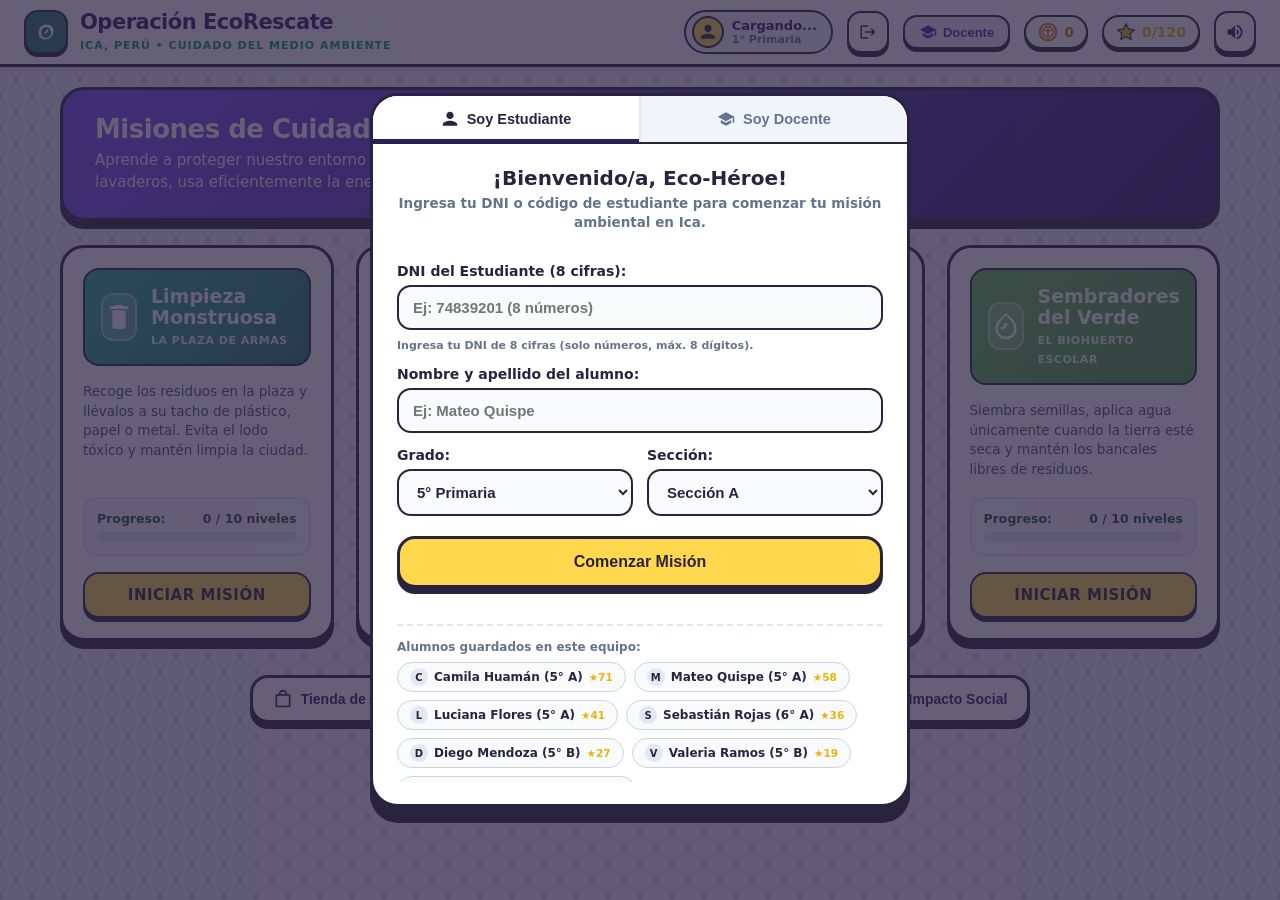
<file: index.html>
<!DOCTYPE html>
<html lang="es">
<head>
    <meta charset="UTF-8">
    <meta name="viewport" content="width=device-width, initial-scale=1.0">
    <title>Operación EcoRescate - Ica, Perú</title>
    <meta http-equiv="refresh" content="0; url=web/">
    <script>
        window.location.replace('web/' + window.location.hash);
    </script>
    <style>
        body {
            font-family: system-ui, -apple-system, sans-serif;
            background: #EFEEFC;
            color: #2A2340;
            display: flex;
            align-items: center;
            justify-content: center;
            height: 100vh;
            margin: 0;
        }
        .cargando {
            text-align: center;
        }
    </style>
</head>
<body>
    <div class="cargando">
        <h2>Cargando Operación EcoRescate...</h2>
        <p>Si no eres redirigido automáticamente, <a href="web/">haz clic aquí para jugar</a>.</p>
    </div>
</body>
</html>
</file>
<file: web/css/styles.css>
/* ============================================================
   OperaciÃ³n EcoRescate - Estilo Visual Caricatura Vectorial
   DiseÃ±o editorial limpio, con contornos nÃ­tidos y sin emojis
   ============================================================ */

:root {
    --color-fondo: #EFEEFC;
    --color-trazo: #2A2340;
    --color-morado: #2D1B69;
    --color-morado-suave: #4B3F8A;
    --color-violeta: #7C4DFF;
    --color-amarillo: #FFD84D;
    --color-menta: #6EE7B7;
    --color-rojo: #FF6B6B;
    --color-blanco: #FFFFFF;

    --juego-limpieza: #23786A;
    --juego-agua: #2E80A8;
    --juego-energia: #DFA855;
    --juego-verde: #4E9A45;

    --sombra-cartoon: 0 6px 0 var(--color-trazo);
    --sombra-cartoon-sm: 0 4px 0 var(--color-trazo);
    --sombra-cartoon-lg: 0 8px 0 var(--color-trazo);
    --borde-cartoon: 3.5px solid var(--color-trazo);
}

* {
    box-sizing: border-box;
    margin: 0;
    padding: 0;
    user-select: none;
    -webkit-user-select: none;
    touch-action: manipulation;
}

body {
    font-family: 'Segoe UI', system-ui, -apple-system, BlinkMacSystemFont, 'Nunito', 'Fredoka', Roboto, sans-serif;
    background-color: var(--color-fondo);
    background-image: 
        radial-gradient(#D6D2F7 12%, transparent 12%),
        radial-gradient(#D6D2F7 12%, transparent 12%);
    background-size: 32px 32px;
    background-position: 0 0, 16px 16px;
    color: var(--color-trazo);
    min-height: 100vh;
    display: flex;
    flex-direction: column;
    overflow-x: hidden;
}

/* Ãconos vectoriales SVG */
.icono-svg {
    display: inline-block;
    width: 20px;
    height: 20px;
    vertical-align: middle;
    fill: currentColor;
    flex-shrink: 0;
}

.icono-svg-lg {
    width: 32px;
    height: 32px;
}

.icono-svg-xl {
    width: 44px;
    height: 44px;
}

/* ---------------- HEADER SUPERIOR ---------------- */
.header-eco {
    background: #FFFFFF;
    border-bottom: var(--borde-cartoon);
    box-shadow: 0 4px 0 rgba(42, 35, 64, 0.08);
    padding: 10px 24px;
    display: flex;
    justify-content: space-between;
    align-items: center;
    position: sticky;
    top: 0;
    z-index: 100;
}

.logo-grupo {
    display: flex;
    align-items: center;
    gap: 12px;
    cursor: pointer;
}

.logo-badge {
    width: 44px;
    height: 44px;
    background: #23786A;
    border: 2.5px solid var(--color-trazo);
    border-radius: 14px;
    display: flex;
    align-items: center;
    justify-content: center;
    color: #FFFFFF;
    box-shadow: 0 3px 0 var(--color-trazo);
}

.logo-texto h1 {
    font-size: 21px;
    font-weight: 900;
    color: var(--color-morado);
    line-height: 1.1;
    letter-spacing: -0.5px;
}

.logo-texto span {
    font-size: 11px;
    font-weight: 800;
    color: #059669;
    text-transform: uppercase;
    letter-spacing: 1px;
}

.header-controles {
    display: flex;
    align-items: center;
    gap: 14px;
}

.pill-perfil {
    background: #F1F5F9;
    border: 2.5px solid var(--color-trazo);
    border-radius: 24px;
    padding: 4px 14px 4px 6px;
    display: flex;
    align-items: center;
    gap: 8px;
    cursor: pointer;
    transition: transform 0.15s, background-color 0.15s;
}

.pill-perfil:hover {
    background: #E2E8F0;
    transform: translateY(-2px);
}

.avatar-mini {
    width: 32px;
    height: 32px;
    border-radius: 50%;
    background: #FFD84D;
    border: 2px solid var(--color-trazo);
    display: flex;
    align-items: center;
    justify-content: center;
    color: var(--color-trazo);
}

.perfil-info {
    display: flex;
    flex-direction: column;
}

.perfil-nombre {
    font-size: 13px;
    font-weight: 800;
    color: var(--color-morado);
}

.perfil-grado {
    font-size: 11px;
    font-weight: 700;
    color: #64748B;
}

.indicador-eco {
    background: #FFFFFF;
    border: 2.5px solid var(--color-trazo);
    border-radius: 20px;
    padding: 5px 12px;
    display: flex;
    align-items: center;
    gap: 6px;
    font-weight: 900;
    font-size: 14px;
    box-shadow: 0 3px 0 var(--color-trazo);
}

.indicador-eco.monedas {
    color: #D97706;
}

.indicador-eco.estrellas {
    color: #EAB308;
}

.btn-icono {
    background: #FFFFFF;
    border: 2.5px solid var(--color-trazo);
    border-radius: 14px;
    width: 42px;
    height: 42px;
    display: flex;
    align-items: center;
    justify-content: center;
    color: var(--color-morado);
    cursor: pointer;
    box-shadow: 0 4px 0 var(--color-trazo);
    transition: transform 0.1s, box-shadow 0.1s;
}

.btn-icono:hover {
    transform: translateY(-2px);
    box-shadow: 0 6px 0 var(--color-trazo);
}

.btn-icono:active {
    transform: translateY(3px);
    box-shadow: 0 1px 0 var(--color-trazo);
}

/* ---------------- CONTENEDOR PRINCIPAL ---------------- */
.contenedor-app {
    flex: 1;
    display: flex;
    flex-direction: column;
    padding: 20px;
    max-width: 1200px;
    width: 100%;
    margin: 0 auto;
}

/* ---------------- PANTALLA MENÃš PRINCIPAL ---------------- */
.pantalla-menu {
    display: flex;
    flex-direction: column;
    gap: 24px;
}

.banner-bienvenida {
    background: linear-gradient(135deg, #7C4DFF, #2D1B69);
    border: var(--borde-cartoon);
    border-radius: 24px;
    padding: 24px 32px;
    color: #FFFFFF;
    display: flex;
    justify-content: space-between;
    align-items: center;
    box-shadow: var(--sombra-cartoon-lg);
    position: relative;
    overflow: hidden;
}

.banner-bienvenida h2 {
    font-size: 26px;
    font-weight: 900;
    margin-bottom: 6px;
    letter-spacing: -0.5px;
}

.banner-bienvenida p {
    font-size: 15px;
    max-width: 720px;
    opacity: 0.95;
    line-height: 1.45;
}

/* CuadrÃ­cula de 4 Tarjetas de Minijuegos */
.grid-juegos {
    display: grid;
    grid-template-columns: repeat(auto-fit, minmax(260px, 1fr));
    gap: 22px;
}

.tarjeta-juego {
    background: #FFFFFF;
    border: var(--borde-cartoon);
    border-radius: 24px;
    box-shadow: var(--sombra-cartoon-lg);
    padding: 20px;
    display: flex;
    flex-direction: column;
    position: relative;
    transition: transform 0.15s, box-shadow 0.15s;
    cursor: pointer;
    overflow: hidden;
}

.tarjeta-juego:hover {
    transform: translateY(-6px);
    box-shadow: 0 14px 0 var(--color-trazo);
}

.tarjeta-juego:active {
    transform: translateY(2px);
    box-shadow: 0 4px 0 var(--color-trazo);
}

.tarjeta-encabezado {
    border-radius: 16px;
    padding: 16px;
    color: #FFFFFF;
    display: flex;
    align-items: center;
    gap: 14px;
    margin-bottom: 16px;
    border: 2.5px solid var(--color-trazo);
}

.tarjeta-icono-caja {
    width: 48px;
    height: 48px;
    border-radius: 12px;
    background: rgba(255, 255, 255, 0.2);
    border: 2px solid rgba(255, 255, 255, 0.4);
    display: flex;
    align-items: center;
    justify-content: center;
    color: #FFFFFF;
}

.tarjeta-titulos h3 {
    font-size: 19px;
    font-weight: 900;
    line-height: 1.15;
}

.tarjeta-titulos span {
    font-size: 11px;
    font-weight: 800;
    opacity: 0.9;
    letter-spacing: 0.5px;
}

.tarjeta-desc {
    font-size: 13.5px;
    color: #475569;
    line-height: 1.45;
    margin-bottom: 18px;
    flex: 1;
}

.tarjeta-progreso {
    background: #F8FAFC;
    border: 2px solid #E2E8F0;
    border-radius: 14px;
    padding: 12px;
    margin-bottom: 16px;
}

.progreso-fila {
    display: flex;
    justify-content: space-between;
    font-size: 12.5px;
    font-weight: 800;
    color: #334155;
    margin-bottom: 6px;
}

.barra-progreso-bg {
    background: #E2E8F0;
    height: 10px;
    border-radius: 6px;
    overflow: hidden;
}

.barra-progreso-fill {
    height: 100%;
    border-radius: 6px;
    transition: width 0.3s;
}

.btn-jugar-tarjeta {
    background: var(--color-amarillo);
    color: var(--color-trazo);
    border: 2.5px solid var(--color-trazo);
    border-radius: 16px;
    padding: 12px;
    font-size: 15px;
    font-weight: 900;
    text-align: center;
    box-shadow: 0 4px 0 var(--color-trazo);
    transition: transform 0.1s;
    letter-spacing: 0.5px;
}

.tarjeta-juego:hover .btn-jugar-tarjeta {
    background: #FFE066;
}

/* Colores temÃ¡ticos */
.tarjeta-juego[data-juego="LIMPIEZA"] .tarjeta-encabezado {
    background: linear-gradient(135deg, #2BB198, #23786A);
}
.tarjeta-juego[data-juego="LIMPIEZA"] .barra-progreso-fill {
    background: #23786A;
}

.tarjeta-juego[data-juego="AGUA"] .tarjeta-encabezado {
    background: linear-gradient(135deg, #3FA5D9, #2E80A8);
}
.tarjeta-juego[data-juego="AGUA"] .barra-progreso-fill {
    background: #2E80A8;
}

.tarjeta-juego[data-juego="ENERGIA"] .tarjeta-encabezado {
    background: linear-gradient(135deg, #F4B848, #DFA855);
}
.tarjeta-juego[data-juego="ENERGIA"] .barra-progreso-fill {
    background: #DFA855;
}

.tarjeta-juego[data-juego="VERDE"] .tarjeta-encabezado {
    background: linear-gradient(135deg, #62BE55, #4E9A45);
}
.tarjeta-juego[data-juego="VERDE"] .barra-progreso-fill {
    background: #4E9A45;
}

/* Barra de accesos directos */
.menu-accesos-rapidos {
    display: flex;
    flex-wrap: wrap;
    gap: 14px;
    justify-content: center;
    margin-top: 10px;
}

.btn-acceso {
    background: #FFFFFF;
    border: var(--borde-cartoon);
    border-radius: 18px;
    padding: 11px 20px;
    font-size: 14px;
    font-weight: 800;
    color: var(--color-morado);
    box-shadow: var(--sombra-cartoon);
    cursor: pointer;
    display: flex;
    align-items: center;
    gap: 8px;
    transition: transform 0.1s, box-shadow 0.1s;
}

.btn-acceso:hover {
    transform: translateY(-3px);
    box-shadow: 0 8px 0 var(--color-trazo);
}

.btn-acceso:active {
    transform: translateY(2px);
    box-shadow: 0 2px 0 var(--color-trazo);
}

/* ---------------- PANTALLA MAPA DE NIVELES ---------------- */
.pantalla-mapa {
    display: flex;
    flex-direction: column;
    gap: 20px;
}

.mapa-cabecera {
    background: #FFFFFF;
    border: var(--borde-cartoon);
    border-radius: 24px;
    padding: 18px 24px;
    box-shadow: var(--sombra-cartoon-lg);
    display: flex;
    justify-content: space-between;
    align-items: center;
}

.mapa-info {
    display: flex;
    align-items: center;
    gap: 16px;
}

.mapa-badge-icono {
    width: 56px;
    height: 56px;
    border-radius: 16px;
    background: var(--color-morado);
    border: 2.5px solid var(--color-trazo);
    display: flex;
    align-items: center;
    justify-content: center;
    color: #FFFFFF;
}

.mapa-titulos h2 {
    font-size: 23px;
    font-weight: 900;
    color: var(--color-morado);
}

.mapa-titulos p {
    font-size: 13.5px;
    color: #64748B;
    font-weight: 700;
}

.grid-niveles {
    display: grid;
    grid-template-columns: repeat(5, 1fr);
    gap: 18px;
}

.boton-nivel {
    background: #FFFFFF;
    border: var(--borde-cartoon);
    border-radius: 20px;
    padding: 18px 12px;
    box-shadow: var(--sombra-cartoon);
    display: flex;
    flex-direction: column;
    align-items: center;
    gap: 8px;
    cursor: pointer;
    transition: transform 0.15s, box-shadow 0.15s;
    position: relative;
}

.boton-nivel:not(.bloqueado):hover {
    transform: translateY(-5px);
    box-shadow: 0 10px 0 var(--color-trazo);
    background: #FFFDE7;
}

.boton-nivel:not(.bloqueado):active {
    transform: translateY(3px);
    box-shadow: 0 2px 0 var(--color-trazo);
}

.boton-nivel.bloqueado {
    background: #E2E8F0;
    opacity: 0.65;
    cursor: not-allowed;
    box-shadow: 0 3px 0 #94A3B8;
}

.nivel-num {
    width: 44px;
    height: 44px;
    border-radius: 50%;
    background: var(--color-morado);
    color: #FFFFFF;
    border: 2.5px solid var(--color-trazo);
    display: flex;
    align-items: center;
    justify-content: center;
    font-size: 20px;
    font-weight: 900;
}

.boton-nivel.bloqueado .nivel-num {
    background: #94A3B8;
}

.nivel-titulo {
    font-size: 13.5px;
    font-weight: 800;
    text-align: center;
    color: var(--color-trazo);
    min-height: 38px;
    display: flex;
    align-items: center;
}

.nivel-estrellas-contenedor {
    display: flex;
    gap: 3px;
    color: #EAB308;
}

.candado-bloqueo {
    position: absolute;
    top: 8px;
    right: 8px;
    color: #64748B;
}

/* ---------------- PANTALLA DE JUEGO (CANVAS) ---------------- */
.pantalla-juego {
    display: flex;
    flex-direction: column;
    align-items: center;
    justify-content: center;
    width: 100%;
    flex: 1;
}

.lienzo-contenedor {
    position: relative;
    width: 100%;
    max-width: 1000px;
    aspect-ratio: 1000 / 640;
    border: var(--borde-cartoon);
    border-radius: 24px;
    box-shadow: var(--sombra-cartoon-lg);
    background: #1E1B2E;
    overflow: hidden;
}

canvas#lienzoJuego {
    width: 100%;
    height: 100%;
    display: block;
    touch-action: none;
    user-select: none;
    -webkit-user-select: none;
}

/* ---------------- MODALES Y DIÃLOGOS ---------------- */
.modal-overlay {
    position: fixed;
    top: 0;
    left: 0;
    width: 100%;
    height: 100%;
    background: rgba(42, 35, 64, 0.72);
    display: flex;
    align-items: center;
    justify-content: center;
    z-index: 500;
    padding: 20px;
    opacity: 0;
    pointer-events: none;
    transition: opacity 0.2s;
}

.modal-overlay.activo {
    opacity: 1;
    pointer-events: auto;
}

.modal-caja {
    background: #FFFFFF;
    border: var(--borde-cartoon);
    border-radius: 28px;
    box-shadow: 0 16px 0 var(--color-trazo);
    width: 100%;
    max-width: 580px;
    overflow: hidden;
    transform: scale(0.9);
    transition: transform 0.2s;
}

.modal-overlay.activo .modal-caja {
    transform: scale(1);
}

.modal-cabecera {
    background: var(--color-morado);
    color: #FFFFFF;
    padding: 18px 24px;
    display: flex;
    justify-content: space-between;
    align-items: center;
    border-bottom: var(--borde-cartoon);
}

.modal-cabecera h3 {
    font-size: 21px;
    font-weight: 900;
}

.btn-cerrar-modal {
    background: #FF6B6B;
    border: 2px solid var(--color-trazo);
    border-radius: 12px;
    width: 32px;
    height: 32px;
    font-size: 15px;
    color: #FFFFFF;
    font-weight: 900;
    cursor: pointer;
    box-shadow: 0 2px 0 var(--color-trazo);
}

.modal-cuerpo {
    padding: 24px;
    display: flex;
    flex-direction: column;
    gap: 18px;
}

/* Formularios */
.campo-form {
    display: flex;
    flex-direction: column;
    gap: 6px;
}

.campo-form label {
    font-size: 14px;
    font-weight: 800;
    color: var(--color-trazo);
}

.campo-form input,
.campo-form select {
    border: 2.5px solid var(--color-trazo);
    border-radius: 14px;
    padding: 12px 14px;
    font-size: 15px;
    font-weight: 700;
    color: var(--color-trazo);
    outline: none;
    background: #F8FAFC;
}

.campo-form input:focus,
.campo-form select:focus {
    background: #FFFFFF;
    border-color: var(--color-violeta);
}

.btn-principal {
    background: var(--color-amarillo);
    color: var(--color-trazo);
    border: var(--borde-cartoon);
    border-radius: 18px;
    padding: 14px;
    font-size: 16px;
    font-weight: 900;
    cursor: pointer;
    box-shadow: var(--sombra-cartoon);
    text-align: center;
    transition: transform 0.1s, box-shadow 0.1s;
}

.btn-principal:hover {
    transform: translateY(-2px);
    box-shadow: 0 8px 0 var(--color-trazo);
}

.btn-principal:active {
    transform: translateY(3px);
    box-shadow: 0 2px 0 var(--color-trazo);
}

/* Tablas y distintivos */
.puesto-badge {
    display: inline-block;
    padding: 3px 8px;
    border-radius: 8px;
    font-size: 12px;
    font-weight: 900;
    border: 1.5px solid var(--color-trazo);
    color: #FFFFFF;
}

.puesto-1 { background: #EAB308; color: #1E1B2E; }
.puesto-2 { background: #94A3B8; color: #1E1B2E; }
.puesto-3 { background: #D97706; }
.puesto-otro { background: #F1F5F9; color: #475569; }

.input-eco {
    border: 2.5px solid var(--color-trazo);
    border-radius: 12px;
    padding: 6px 12px;
    font-size: 13.5px;
    font-weight: 700;
    color: var(--color-trazo);
    background: #FFFFFF;
    outline: none;
    cursor: pointer;
}

.input-eco:focus {
    border-color: var(--color-violeta);
}

/* ---------------- TIENDA DE PERSONALIZACIÓN Y ACCESORIOS ---------------- */
.tarjeta-tienda-item {
    background: #FFFFFF;
    border: 2.5px solid var(--color-trazo);
    border-radius: 18px;
    padding: 12px 10px;
    text-align: center;
    display: flex;
    flex-direction: column;
    align-items: center;
    gap: 8px;
    box-shadow: 0 4px 0 var(--color-trazo);
    cursor: pointer;
    transition: transform 0.15s ease, box-shadow 0.15s ease, border-color 0.15s ease, background 0.15s ease;
    user-select: none;
    position: relative;
}

.tarjeta-tienda-item:hover {
    transform: translateY(-3px);
    box-shadow: 0 7px 0 var(--color-trazo);
    border-color: #7C4DFF;
}

.tarjeta-tienda-item.activa-preview {
    border-color: #7C4DFF;
    background: #F5F3FF;
    box-shadow: 0 6px 0 #7C4DFF;
}

.tarjeta-tienda-item.equipada {
    border-color: #3B82F6;
    background: #EFF6FF;
    box-shadow: 0 4px 0 #3B82F6;
}

.caja-canvas-preview {
    background: #F8FAFC;
    border: 2px solid var(--color-trazo);
    border-radius: 14px;
    padding: 3px;
    box-shadow: inset 0 2px 4px rgba(42, 35, 64, 0.08);
    display: flex;
    align-items: center;
    justify-content: center;
    transition: transform 0.15s ease;
}

.tarjeta-tienda-item:hover .caja-canvas-preview {
    transform: scale(1.04);
}

.badge-item-tienda {
    position: absolute;
    top: 6px;
    right: 6px;
    font-size: 9.5px;
    font-weight: 900;
    padding: 2px 6px;
    border-radius: 8px;
    border: 1.5px solid var(--color-trazo);
}

.badge-item-tienda.en-uso {
    background: #10B981;
    color: #FFFFFF;
}

.badge-item-tienda.adquirido {
    background: #6EE7B7;
    color: #064E3B;
}

/* ---------------- ACCESO DOCENTE Y LOGIN CON TABS ---------------- */
.btn-acceso-docente {
    display: inline-flex;
    align-items: center;
    gap: 6px;
    background: #EDE9FE;
    color: #5B21B6;
    border: 2px solid var(--color-trazo);
    border-radius: 14px;
    padding: 6px 14px;
    font-size: 13px;
    font-weight: 800;
    cursor: pointer;
    box-shadow: 0 3px 0 var(--color-trazo);
    transition: transform 0.15s ease, box-shadow 0.15s ease, background 0.15s ease;
    user-select: none;
}

.btn-acceso-docente:hover {
    background: #DDD6FE;
    transform: translateY(-2px);
    box-shadow: 0 5px 0 var(--color-trazo);
}

.btn-acceso-docente:active {
    transform: translateY(2px);
    box-shadow: 0 1px 0 var(--color-trazo);
}

.btn-acceso-docente.activo {
    background: var(--color-morado);
    color: #FFFFFF;
}

.tabs-login {
    display: flex;
    background: #F1F5F9;
    border-bottom: 2.5px solid var(--color-trazo);
    border-radius: 20px 20px 0 0;
    overflow: hidden;
}

.tab-login-btn {
    flex: 1;
    display: flex;
    align-items: center;
    justify-content: center;
    gap: 8px;
    padding: 14px 16px;
    background: #F1F5F9;
    border: none;
    border-right: 2px solid #E2E8F0;
    font-size: 14.5px;
    font-weight: 800;
    color: #64748B;
    cursor: pointer;
    transition: background 0.15s ease, color 0.15s ease;
}

.tab-login-btn:last-child {
    border-right: none;
}

.tab-login-btn.activo {
    background: #FFFFFF;
    color: var(--color-trazo);
    box-shadow: inset 0 -3px 0 var(--color-morado);
}

.alerta-reconocido {
    display: flex;
    align-items: center;
    gap: 10px;
    background: #F0FDF4;
    border: 2px solid #86EFAC;
    border-radius: 12px;
    padding: 10px 14px;
    margin-bottom: 12px;
    font-size: 13px;
    font-weight: 700;
    color: #15803D;
    animation: fadeIn 0.2s ease;
}

.lista-chips-alumnos {
    display: flex;
    flex-wrap: wrap;
    gap: 8px;
    max-height: 120px;
    overflow-y: auto;
}

.chip-alumno {
    display: inline-flex;
    align-items: center;
    gap: 6px;
    background: #F8FAFC;
    border: 1.5px solid #CBD5E1;
    border-radius: 20px;
    padding: 5px 12px;
    font-size: 12px;
    font-weight: 700;
    color: var(--color-trazo);
    cursor: pointer;
    transition: all 0.15s ease;
}

.chip-alumno:hover {
    background: #EFF6FF;
    border-color: #3B82F6;
    color: #1D4ED8;
    transform: translateY(-1px);
}

/* ---------------- PANEL DOCENTE (PORTAL PEDAGÓGICO) ---------------- */
.pantalla-docente {
    display: flex;
    flex-direction: column;
    gap: 20px;
    width: 100%;
    animation: fadeIn 0.25s ease;
}

.banner-docente {
    background: linear-gradient(135deg, var(--color-morado), #4C1D95);
    border: var(--borde-cartoon);
    border-radius: 20px;
    padding: 22px 28px;
    color: #FFFFFF;
    box-shadow: var(--sombra-cartoon);
    display: flex;
    justify-content: space-between;
    align-items: center;
    flex-wrap: wrap;
    gap: 16px;
}

.badge-docente {
    display: inline-block;
    background: #F59E0B;
    color: #1E1B2E;
    font-size: 11px;
    font-weight: 900;
    letter-spacing: 0.5px;
    padding: 3px 10px;
    border-radius: 10px;
    border: 1.5px solid #1E1B2E;
    margin-bottom: 6px;
}

.banner-docente-info h2 {
    font-size: 23px;
    font-weight: 900;
    margin-bottom: 4px;
}

.banner-docente-info p {
    font-size: 13.5px;
    color: #E2E8F0;
    font-weight: 600;
    max-width: 620px;
}

.banner-docente-acciones {
    display: flex;
    gap: 10px;
    flex-wrap: wrap;
}

.btn-docente-accion {
    display: inline-flex;
    align-items: center;
    gap: 6px;
    background: #FFFFFF;
    color: var(--color-trazo);
    border: 2px solid var(--color-trazo);
    border-radius: 12px;
    padding: 8px 14px;
    font-size: 13px;
    font-weight: 800;
    cursor: pointer;
    box-shadow: 0 3px 0 var(--color-trazo);
    transition: transform 0.15s ease, box-shadow 0.15s ease;
}

.btn-docente-accion:hover {
    transform: translateY(-2px);
    box-shadow: 0 5px 0 var(--color-trazo);
}

.btn-docente-accion:active {
    transform: translateY(2px);
    box-shadow: 0 1px 0 var(--color-trazo);
}

.btn-docente-accion.principal {
    background: #10B981;
    color: #FFFFFF;
    border-color: #064E3B;
}

.btn-docente-accion.salir {
    background: #FEE2E2;
    color: #DC2626;
    border-color: #991B1B;
}

.grid-metricas-docente {
    display: grid;
    grid-template-columns: repeat(auto-fit, minmax(185px, 1fr));
    gap: 14px;
}

.tarjeta-metrica-docente {
    background: #FFFFFF;
    border: 2.5px solid var(--color-trazo);
    border-radius: 16px;
    padding: 16px;
    display: flex;
    align-items: center;
    gap: 14px;
    box-shadow: 0 4px 0 var(--color-trazo);
}

.metrica-icono {
    width: 46px;
    height: 46px;
    border-radius: 12px;
    border: 2px solid var(--color-trazo);
    display: flex;
    align-items: center;
    justify-content: center;
    flex-shrink: 0;
}

.metrica-datos {
    display: flex;
    flex-direction: column;
}

.metrica-numero {
    font-size: 20px;
    font-weight: 900;
    color: var(--color-trazo);
    line-height: 1.1;
}

.metrica-etiqueta {
    font-size: 11.5px;
    font-weight: 700;
    color: #64748B;
    margin-top: 3px;
}

.barra-filtros-docente {
    background: #FFFFFF;
    border: 2.5px solid var(--color-trazo);
    border-radius: 16px;
    padding: 12px 18px;
    display: flex;
    gap: 14px;
    align-items: flex-end;
    box-shadow: 0 4px 0 var(--color-trazo);
    flex-wrap: wrap;
}

.filtro-item {
    display: flex;
    flex-direction: column;
    gap: 4px;
}

.filtro-item label {
    font-size: 12px;
    font-weight: 800;
    color: #475569;
}

.contenedor-tabla-docente {
    background: #FFFFFF;
    border: 2.5px solid var(--color-trazo);
    border-radius: 16px;
    overflow-x: auto;
    box-shadow: var(--sombra-cartoon);
}

.tabla-docente {
    width: 100%;
    border-collapse: collapse;
    text-align: left;
    font-size: 13px;
}

.tabla-docente thead {
    background: #F8FAFC;
    border-bottom: 2.5px solid var(--color-trazo);
}

.tabla-docente th {
    padding: 12px 14px;
    font-weight: 900;
    color: var(--color-trazo);
    white-space: nowrap;
}

.tabla-docente td {
    padding: 12px 14px;
    border-bottom: 1.5px solid #E2E8F0;
    color: #334155;
    font-weight: 600;
}

.tabla-docente tbody tr:hover {
    background: #F8FAFC;
}

.barra-mini-tabla {
    width: 60px;
    height: 8px;
    background: #E2E8F0;
    border-radius: 4px;
    overflow: hidden;
    display: inline-block;
    vertical-align: middle;
    margin-left: 6px;
}

.barra-mini-fill {
    height: 100%;
    background: #10B981;
    border-radius: 4px;
}

.btn-tabla-ver {
    background: #EEF2FF;
    border: 1.5px solid #4F46E5;
    border-radius: 8px;
    padding: 4px 10px;
    color: #4338CA;
    font-size: 11.5px;
    font-weight: 800;
    cursor: pointer;
    transition: all 0.15s ease;
}

.btn-tabla-ver:hover {
    background: #4F46E5;
    color: #FFFFFF;
}

/* Insignias de Calificación Escolar (1 al 20 - MINEDU) */
.badge-nota-vigesimal {
    display: inline-flex;
    align-items: center;
    gap: 5px;
    padding: 3px 8px;
    border-radius: 8px;
    font-weight: 800;
    font-size: 12px;
    box-shadow: 0 1px 2px rgba(0,0,0,0.06);
}

.badge-mini-escala {
    display: inline-block;
    padding: 2px 6px;
    border-radius: 5px;
    font-weight: 800;
    font-size: 11px;
}

.caja-calificacion-docente {
    box-shadow: 0 3px 0 var(--color-trazo);
    transition: all 0.2s ease;
}

.caja-calificacion-docente input[type="number"]:focus,
.caja-calificacion-docente input[type="text"]:focus {
    outline: none;
    border-color: var(--color-morado);
    box-shadow: 0 0 0 3px rgba(124, 77, 255, 0.2);
}

.input-nota-tabla {
    transition: all 0.15s ease;
}

.input-nota-tabla:focus {
    outline: none;
    border-color: var(--color-morado) !important;
    background: #FAF5FF !important;
    box-shadow: 0 0 0 3px rgba(124, 77, 255, 0.25);
}

.input-nota-tabla:hover {
    border-color: var(--color-morado);
}

/* ---------------- RESPONSIVIDAD PARA CELULAR ---------------- */
@media (max-width: 850px) {
    .header-eco {
        padding: 8px 12px;
    }

    .logo-texto h1 {
        font-size: 17px;
    }

    .perfil-grado {
        display: none;
    }

    .grid-niveles {
        grid-template-columns: repeat(2, 1fr);
    }

    .contenedor-app {
        padding: 12px;
    }

    .banner-bienvenida {
        padding: 18px 20px;
    }

    .banner-bienvenida h2 {
        font-size: 21px;
    }

    #tiendaContenedorAccesorios {
        grid-template-columns: repeat(2, 1fr) !important;
    }

    #tiendaContenedorPolos {
        grid-template-columns: repeat(2, 1fr) !important;
    }
}
</file>
